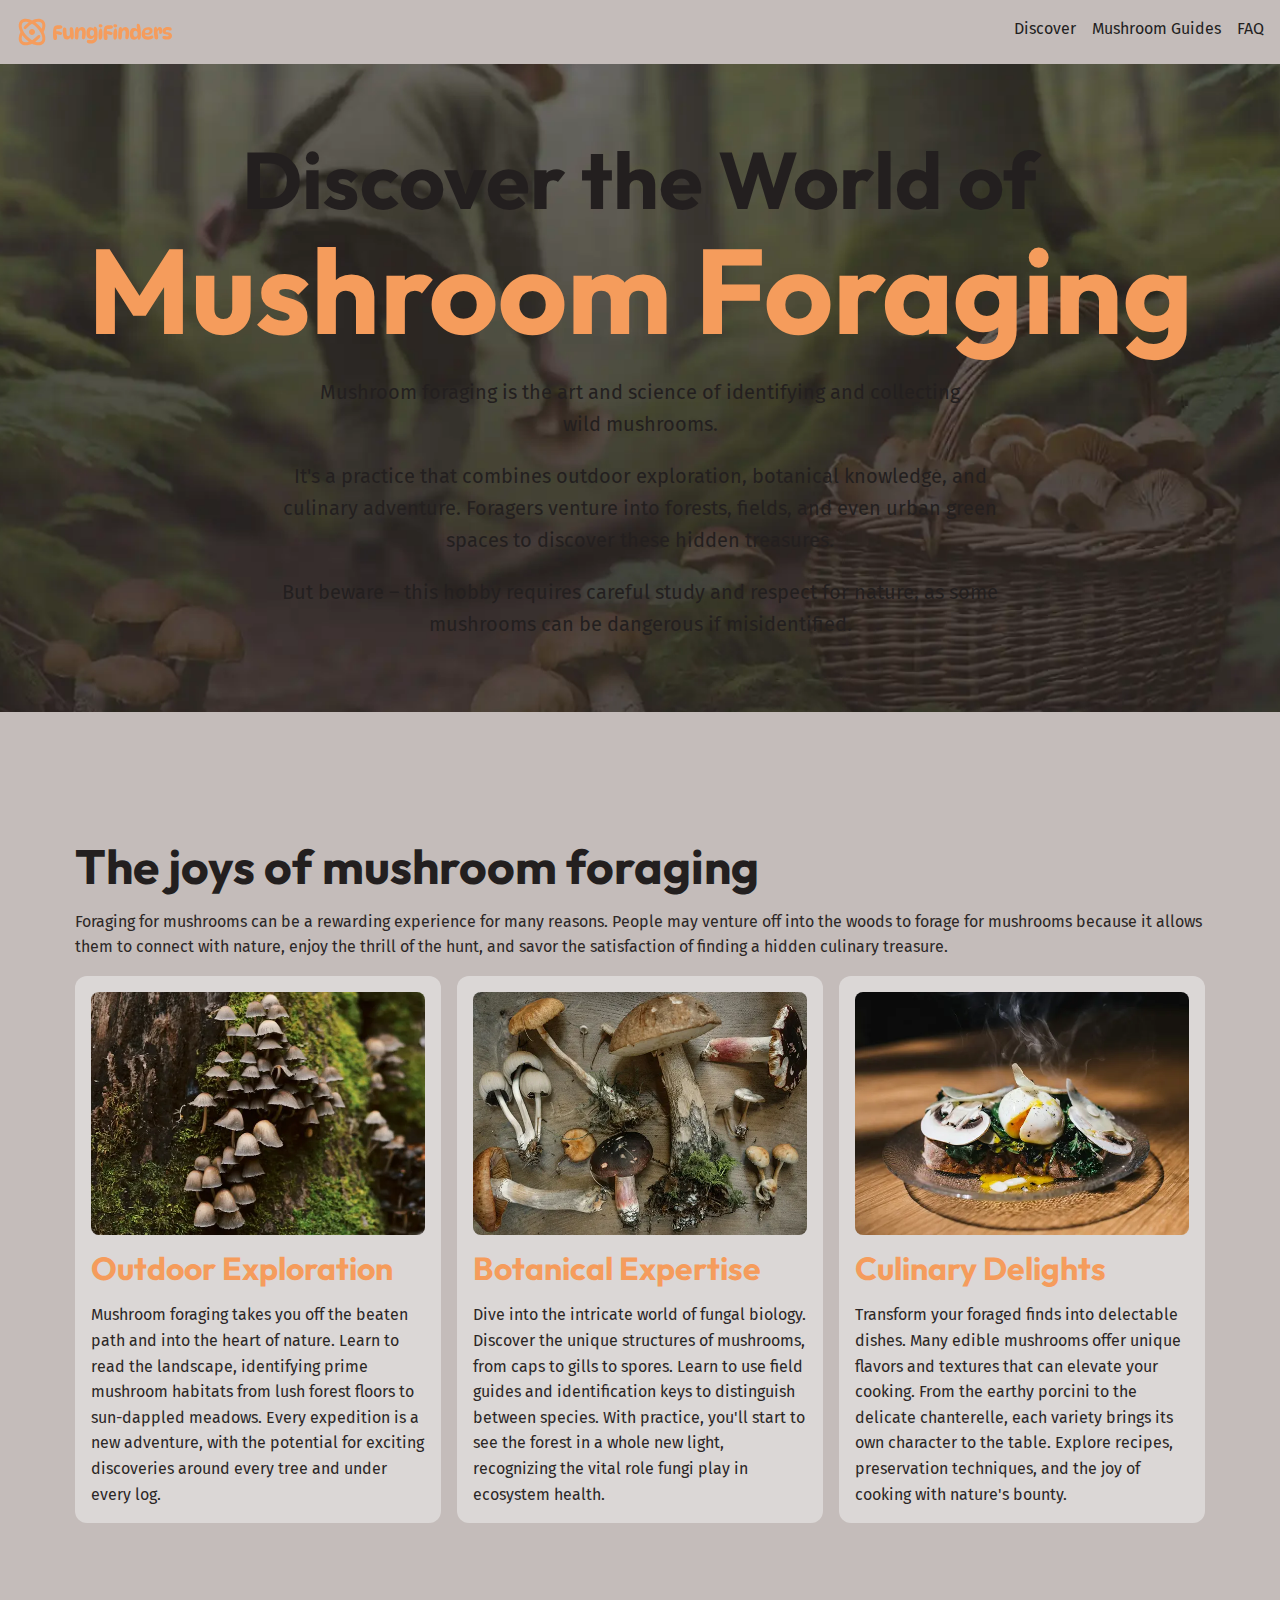
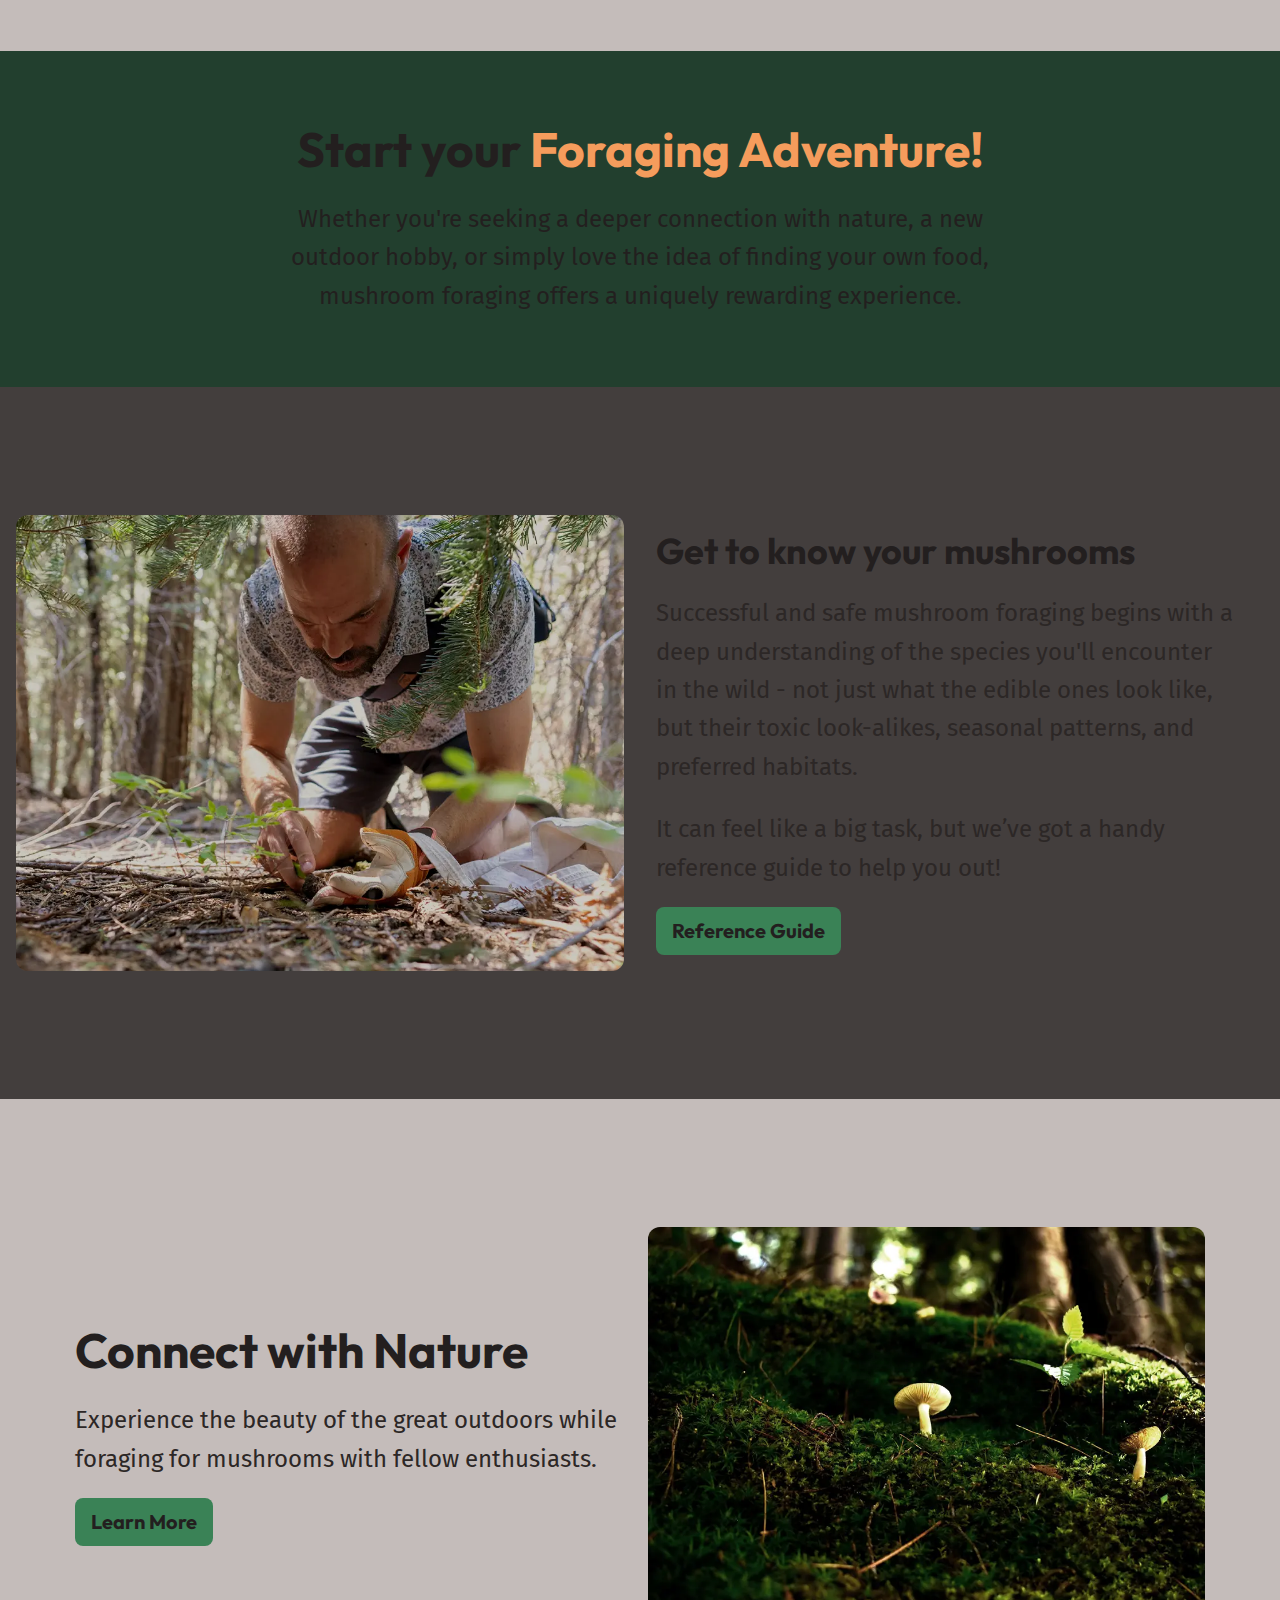
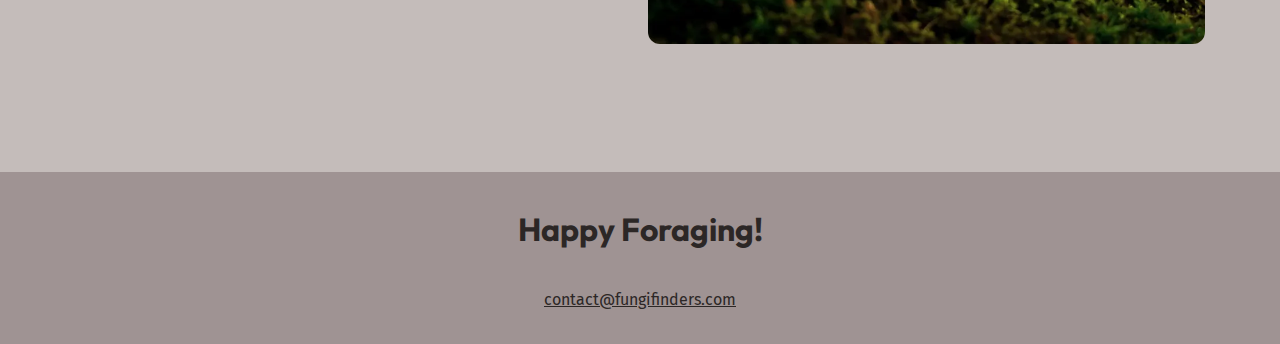
<file: index.html>
<!DOCTYPE html>
<html lang="en">
  <head>
    <meta charset="UTF-8" />
    <meta name="viewport" content="width=device-width, initial-scale=1.0" />
    <link rel="stylesheet" href="styles.css" />
    <link rel="preconnect" href="https://fonts.googleapis.com" />
    <link rel="preconnect" href="https://fonts.gstatic.com" crossorigin />
    <link
      href="https://fonts.googleapis.com/css2?family=Fira+Sans:wght@400;700&family=Outfit:wght@100..900&display=swap"
      rel="stylesheet"
    />
    <script src="main.js" defer></script>
    <title>Document</title>
  </head>
  <body>
    <a class="skip-to-main" href="#main">Skip to Main Content</a>
    <header class="site-header">
      <div class="wrapper" data-width="wide">
        <div class="site-header__inner">
          <img src="./assets/fungi-finders.svg" alt="Fungi Finders" />
          <button aria-controls="primary-nav" aria-expanded="false">
            <span class="visually-hidden">Menu</span>
            <img src="/assets/hamburger.svg" alt="" />
          </button>
          <nav id="primary-nav" class="primary-navigation">
            <ul role="list">
              <li><a href="/index.html">Discover</a></li>
              <li><a href="/mushroom-guide.html">Mushroom Guides</a></li>
              <li><a href="/mushroom-guide.html#faq">FAQ</a></li>
            </ul>
          </nav>
        </div>
      </div>
    </header>
    <main id="main">
      <section class="hero flow section" data-padding="compact">
        <div class="wrapper">
          <h1 class="hero__title">
            Discover the World of <span>Mushroom Foraging</span>
          </h1>
        </div>
        <div class="wrapper" data-width="narrow">
          <div class="flow">
            <p>
              Mushroom foraging is the art and science of identifying and
              collecting wild mushrooms.
            </p>
            <p>
              It's a practice that combines outdoor exploration, botanical
              knowledge, and culinary adventure. Foragers venture into forests,
              fields, and even urban green spaces to discover these hidden
              treasures.
            </p>
            <p>
              But beware – this hobby requires careful study and respect for
              nature, as some mushrooms can be dangerous if misidentified.
            </p>
          </div>
        </div>
      </section>

      <section class="section flow">
        <div class="wrapper flow">
          <div class="flow">
            <h2 class="section-title">The joys of mushroom foraging</h2>
            <p>
              Foraging for mushrooms can be a rewarding experience for many
              reasons. People may venture off into the woods to forage for
              mushrooms because it allows them to connect with nature, enjoy the
              thrill of the hunt, and savor the satisfaction of finding a hidden
              culinary treasure.
            </p>
          </div>
          <!-- three columns -->
          <div class="equal-columns">
            <div class="card grid-flow">
              <img
                src="/assets/outdoor-exploration.webp"
                alt="A tightly grouped brown mushrooms growing up a mossy tree trunk"
              />
              <h3 class="card__title">Outdoor Exploration</h3>
              <p>
                Mushroom foraging takes you off the beaten path and into the
                heart of nature. Learn to read the landscape, identifying prime
                mushroom habitats from lush forest floors to sun-dappled
                meadows. Every expedition is a new adventure, with the potential
                for exciting discoveries around every tree and under every log.
              </p>
            </div>
            <div class="card grid-flow">
              <img
                src="/assets/botanical-expertise.webp"
                alt="Wild mushrooms on the table"
              />
              <h3 class="card__title">Botanical Expertise</h3>
              <p>
                Dive into the intricate world of fungal biology. Discover the
                unique structures of mushrooms, from caps to gills to spores.
                Learn to use field guides and identification keys to distinguish
                between species. With practice, you'll start to see the forest
                in a whole new light, recognizing the vital role fungi play in
                ecosystem health.
              </p>
            </div>
            <div class="card grid-flow">
              <img
                src="/assets/culinary-delight.webp"
                alt="A plate of food with mushrooms on top"
              />
              <h3 class="card__title">Culinary Delights</h3>
              <p>
                Transform your foraged finds into delectable dishes. Many edible
                mushrooms offer unique flavors and textures that can elevate
                your cooking. From the earthy porcini to the delicate
                chanterelle, each variety brings its own character to the table.
                Explore recipes, preservation techniques, and the joy of cooking
                with nature's bounty.
              </p>
            </div>
          </div>
        </div>
      </section>

      <section
        class="background-accent text-center section"
        data-padding="compact"
      >
        <div class="wrapper" data-width="narrow">
          <div class="flow font-size-lg text-high-contrast">
            <h2 class="section-title">
              Start your <span class="text-brand">Foraging Adventure!</span>
            </h2>
            <p>
              Whether you're seeking a deeper connection with nature, a new
              outdoor hobby, or simply love the idea of finding your own food,
              mushroom foraging offers a uniquely rewarding experience.
            </p>
          </div>
        </div>
      </section>

      <section class="background-extra-dark section">
        <!-- two columns -->
        <div class="wrapper" data-width="wide">
          <div class="equal-columns" data-gap="large" data-alignment="center">
            <div>
              <img
                src="/assets/get-to-know.webp"
                alt="A man on his hands and knees harvesting a wild mushroom in the forest"
              />
            </div>
            <div>
              <div class="flow font-size-lg">
                <h2>Get to know your mushrooms</h2>
                <p>
                  Successful and safe mushroom foraging begins with a deep
                  understanding of the species you'll encounter in the wild -
                  not just what the edible ones look like, but their toxic
                  look-alikes, seasonal patterns, and preferred habitats.
                </p>
                <p>
                  It can feel like a big task, but we’ve got a handy reference
                  guide to help you out!
                </p>
                <a class="button" href="#"
                  ><span class="visually-hidden"
                    >Learn more about wild mushrooms using our handy</span
                  >Reference Guide</a
                >
              </div>
            </div>
          </div>
        </div>
      </section>

      <section class="section">
        <!-- two columns -->
        <div class="wrapper">
          <div class="equal-columns" data-gap="larege" data-alignment="center">
            <div>
              <div class="flow font-size-lg">
                <h2 class="section-title">Connect with Nature</h2>
                <p>
                  Experience the beauty of the great outdoors while foraging for
                  mushrooms with fellow enthusiasts.
                </p>
                <a class="button" href="#"
                  >Learn More
                  <span class="visually-hidden"
                    >about the different types of mushrooms using our handy
                    mushroom guide</span
                  ></a
                >
              </div>
            </div>
            <div>
              <img
                src="/assets/nature.webp"
                alt="A small white mushroom growing on the mossy forest"
              />
            </div>
          </div>
        </div>
      </section>
    </main>

    <footer class="site-footer">
      <p class="site-footer__title">Happy Foraging!</p>
      <a href="mailto:contact@fungifinders.com">contact@fungifinders.com</a>
    </footer>
  </body>
</html>
</file>
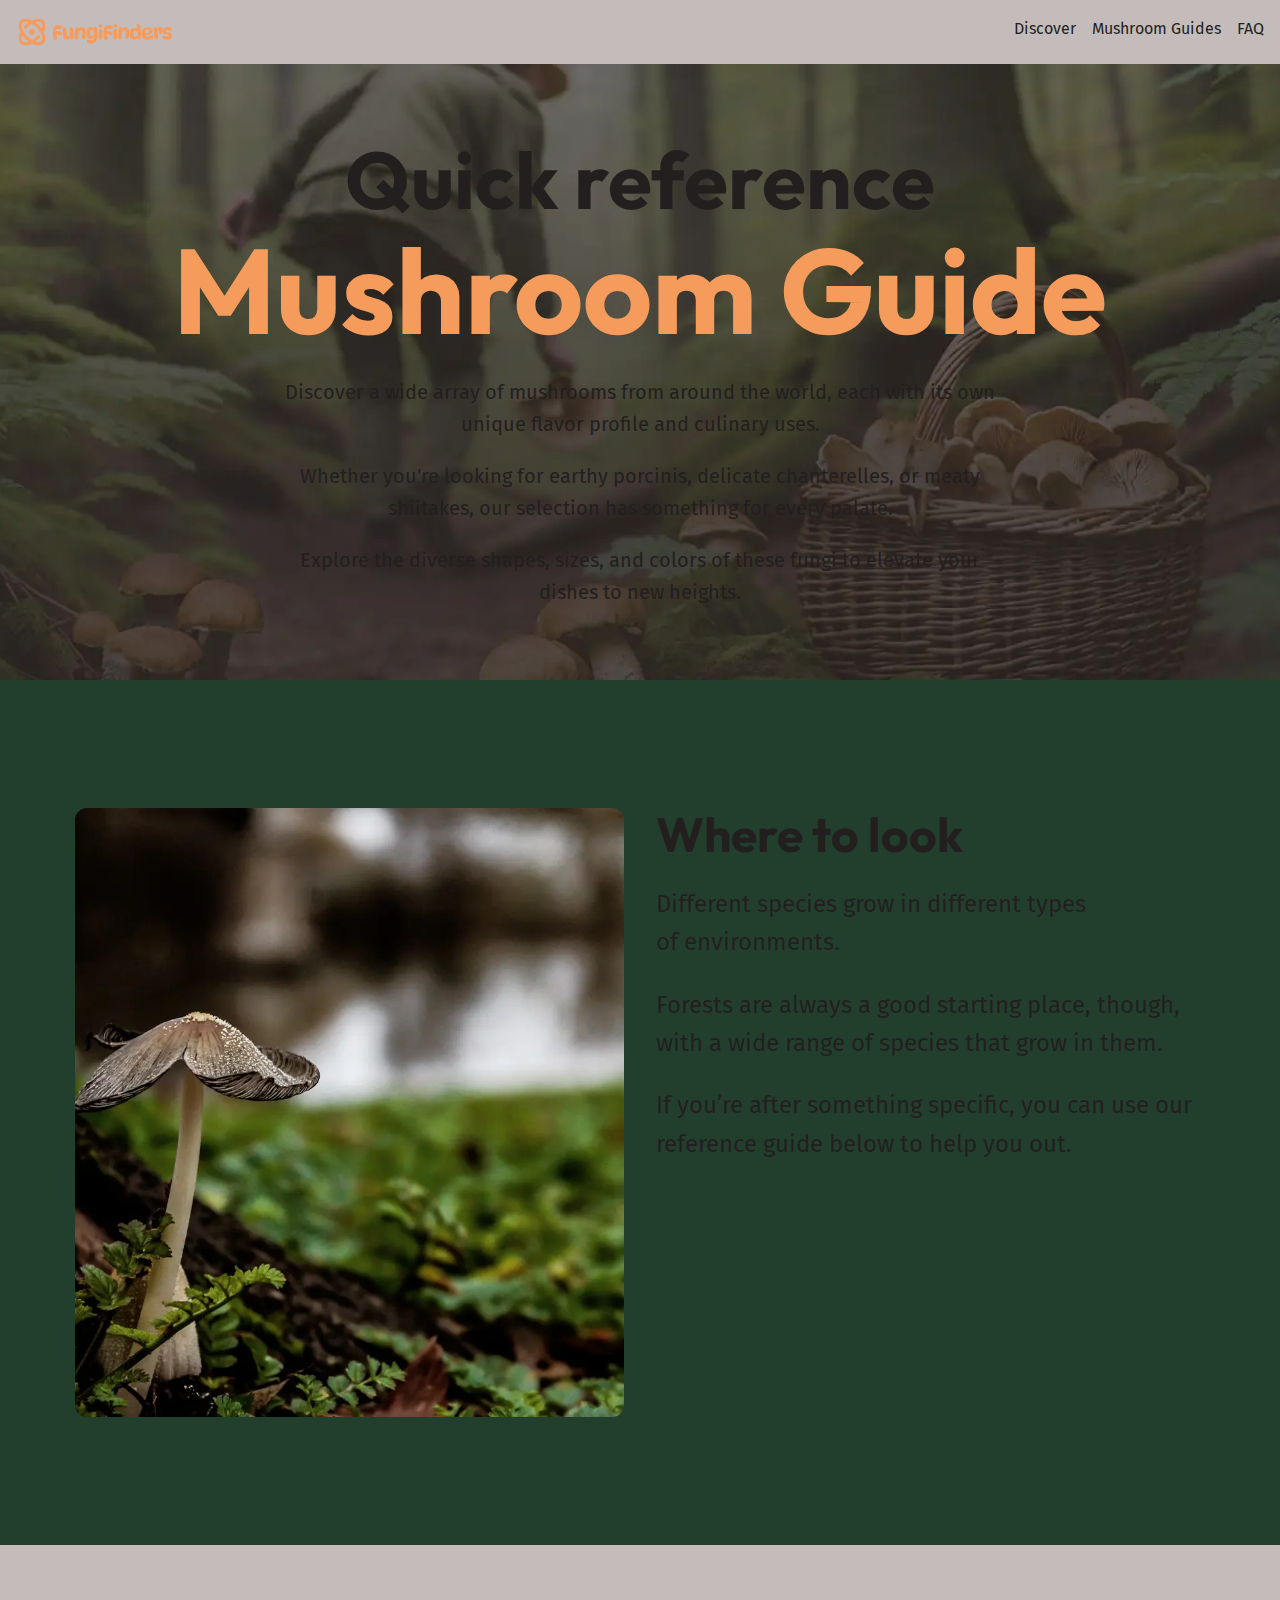
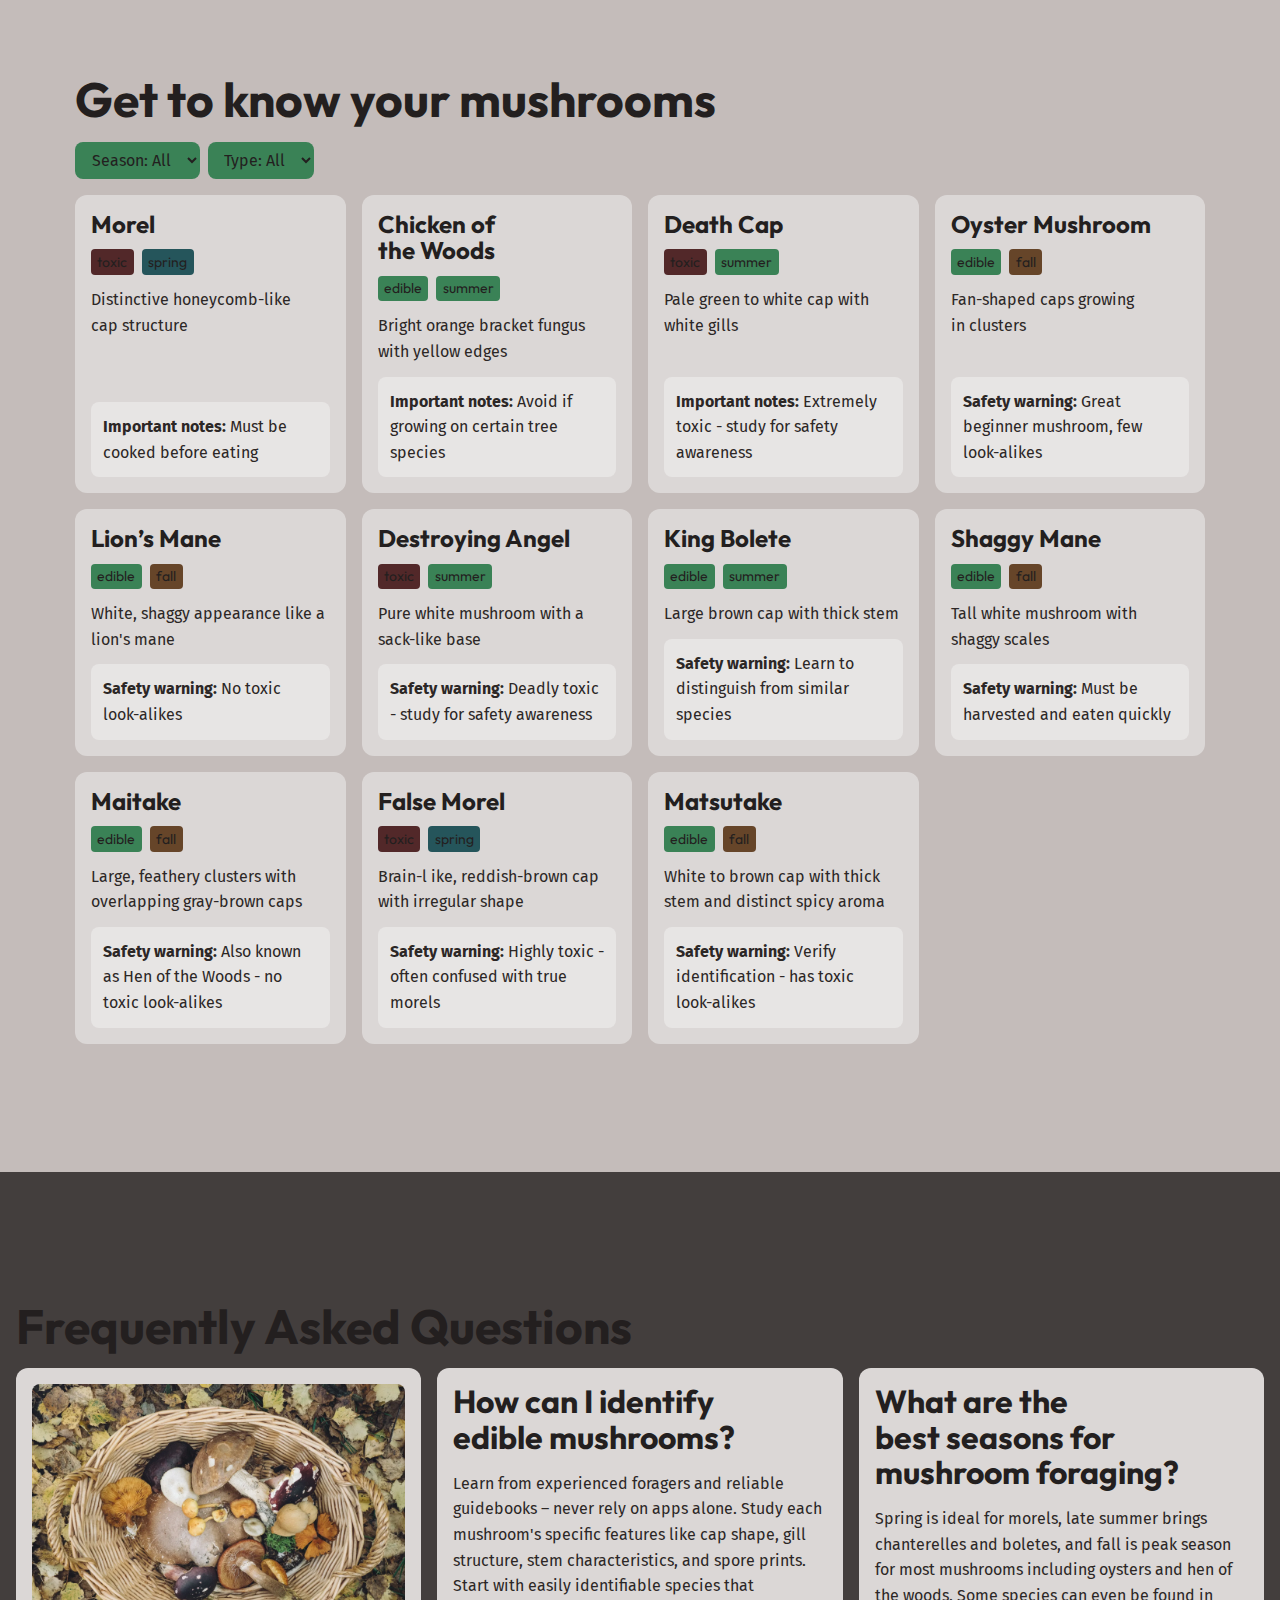
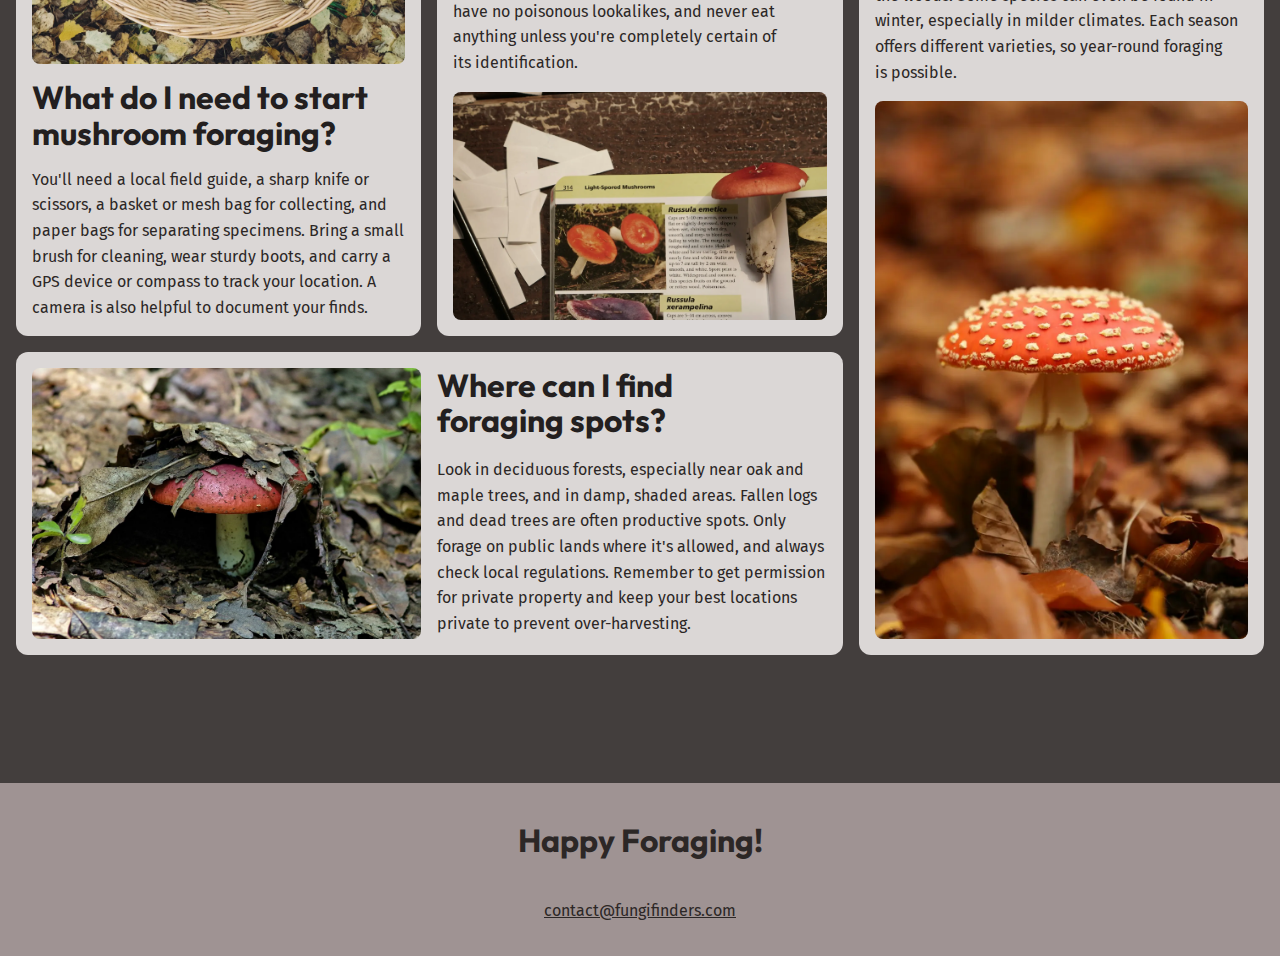
<file: mushroom-guide.html>
<!DOCTYPE html>
<html lang="en">
  <head>
    <meta charset="UTF-8" />
    <meta name="viewport" content="width=device-width, initial-scale=1.0" />
    <link rel="stylesheet" href="styles.css" />
    <link rel="preconnect" href="https://fonts.googleapis.com" />
    <link rel="preconnect" href="https://fonts.gstatic.com" crossorigin />
    <link
      href="https://fonts.googleapis.com/css2?family=Fira+Sans:wght@400;700&family=Outfit:wght@100..900&display=swap"
      rel="stylesheet"
    />
    <script src="main.js" defer></script>
    <script src="mushroom-filter.js" defer></script>
    <title>Document</title>
  </head>
  <body>
    <header class="site-header">
      <div class="wrapper" data-width="wide">
        <div class="site-header__inner">
          <img src="./assets/fungi-finders.svg" alt="Fungi Finders" />
          <button aria-controls="primary-nav" aria-expanded="false">
            <span class="visually-hidden">Menu</span>
            <img src="/assets/hamburger.svg" alt="" />
          </button>
          <nav id="primary-nav" class="primary-navigation">
            <ul role="list">
              <li><a href="/index.html">Discover</a></li>
              <li><a href="/mushroom-guide.html">Mushroom Guides</a></li>
              <li><a href="/mushroom-guide.html#faq">FAQ</a></li>
            </ul>
          </nav>
        </div>
      </div>
    </header>
    <main>
      <section class="hero flow section" data-padding="compact">
        <div class="wrapper">
          <h1 class="hero__title">
            Quick reference <span>Mushroom Guide</span>
          </h1>
        </div>
        <div class="wrapper" data-width="narrow">
          <div class="flow">
            <p>
              Discover a wide array of mushrooms from around the world, each
              with its own unique flavor profile and culinary uses.
            </p>
            <p>
              Whether you're looking for earthy porcinis, delicate chanterelles,
              or meaty shiitakes, our selection has something for every palate.
            </p>
            <p>
              Explore the diverse shapes, sizes, and colors of these fungi to
              elevate your dishes to new heights.
            </p>
          </div>
        </div>
      </section>

      <!-- Where to look -->
      <section class="background-accent section">
        <div class="wrapper">
          <div class="equal-columns" data-alignment="centered" data-gap="large">
            <div>
              <img
                src="assets/where-to-look.webp"
                alt="A white mushroom growing in the forest"
              />
            </div>
            <div class="flow font-size-lg text-high-contrast">
              <h2 class="section-title">Where to look</h2>
              <p>Different species grow in different types of environments.</p>
              <p>
                Forests are always a good starting place, though, with a wide
                range of species that grow in them.
              </p>
              <p>
                If you’re after something specific, you can use our reference
                guide below to help you out.
              </p>
            </div>
          </div>
        </div>
      </section>

      <section class="mushroom-guide section">
        <div class="wrapper">
          <div class="flow">
            <h2 class="section-title">Get to know your mushrooms</h2>
            <div class="flex-group">
              <select name="season" id="season" hidden>
                <option value="all">Season: All</option>
                <option value="spring">Spring</option>
                <option value="summer">Summer</option>
                <option value="fall">Fall</option>
              </select>
              <select name="edible" id="edible" hidden>
                <option value="all">Type: All</option>
                <option value="edible">Edible</option>
                <option value="toxic">Toxic</option>
              </select>
            </div>
            <!-- Grid of Mushrooms -->
            <div class="grid-auto-fit">
              <!-- 12 cards -->
              <div class="card" hidden>
                <h3 class="card__title">Chanterelle</h3>
                <ul
                  class="tag-list"
                  role="list"
                  aria-label="Mushroom Characteristics"
                >
                  <li data-edible="edible">
                    <span class="visually-hidden">This mushroom is edible</span>
                    edible
                  </li>
                  <li data-season="summer">
                    <span class="visually-hidden">
                      Best season to harvest this mushroom is summer
                    </span>
                    summer
                  </li>
                </ul>
                <p>Golden-yellow, funnel-shaped mushroom with false gills</p>
                <div class="card__note">
                  <strong>Important notes:</strong>
                  Has toxic look-alikes - learn proper identification
                </div>
              </div>
              <div class="card">
                <h3 class="card__title">Morel</h3>
                <ul
                  class="tag-list"
                  role="list"
                  aria-label="Mushroom Characteristics"
                >
                  <li data-edible="toxic">
                    <span class="visually-hidden">
                      This mushroom is toxic
                    </span>
                    toxic
                  </li>
                  <li data-season="spring">
                    <span class="visually-hidden">
                      Best season to harvest this mushroom is spring
                    </span>
                    spring
                  </li>
                </ul>
                <p>Distinctive honeycomb-like cap structure</p>
                <div class="card__note">
                  <strong>Important notes:</strong>
                  Must be cooked before eating
                </div>
              </div>
              <div class="card">
                <h3 class="card__title">Chicken of the Woods</h3>
                <ul
                  class="tag-list"
                  role="list"
                  aria-label="Mushroom Characteristics"
                >
                  <li data-edible="edible">
                    <span class="visually-hidden">This mushroom is edible</span>
                    edible
                  </li>
                  <li data-season="summer">
                    <span class="visually-hidden">
                      Best season to harvest this mushroom is summer
                    </span>
                    summer
                  </li>
                </ul>
                <p>Bright orange bracket fungus with yellow edges</p>
                <div class="card__note">
                  <strong>Important notes:</strong>
                  Avoid if growing on certain tree species
                </div>
              </div>
              <div class="card">
                <h3 class="card__title">Death Cap</h3>
                <ul
                  class="tag-list"
                  role="list"
                  aria-label="Mushroom Characteristics"
                >
                  <li data-edible="toxic">
                    <span class="visually-hidden">This mushroom is toxic</span>
                    toxic
                  </li>
                  <li data-season="summer">
                    <span class="visually-hidden">
                      Best season to harvest this mushroom is summer
                    </span>
                    summer
                  </li>
                </ul>
                <p>Pale green to white cap with white gills</p>
                <div class="card__note">
                  <strong>Important notes:</strong>
                  Extremely toxic - study for safety awareness
                </div>
              </div>
              <div class="card">
                <h3 class="card__title">Oyster Mushroom</h3>
                <ul
                  class="tag-list"
                  role="list"
                  aria-label="Mushroom Characteristics"
                >
                  <li data-edible="edible">
                    <span class="visually-hidden">This mushroom is edible</span>
                    edible
                  </li>
                  <li data-season="fall">
                    <span class="visually-hidden">
                      Best season to harvest this mushroom is fall
                    </span>
                    fall
                  </li>
                </ul>
                <p>Fan-shaped caps growing in clusters</p>
                <div class="card__note">
                  <strong>Safety warning:</strong>
                  Great beginner mushroom, few look-alikes
                </div>
              </div>
              <div class="card">
                <h3 class="card__title">Lion’s Mane</h3>
                <ul
                  class="tag-list"
                  role="list"
                  aria-label="Mushroom Characteristics"
                >
                  <li data-edible="edible">
                    <span class="visually-hidden">This mushroom is edible</span>
                    edible
                  </li>
                  <li data-season="fall">
                    <span class="visually-hidden">
                      Best season to harvest this mushroom is fall
                    </span>
                    fall
                  </li>
                </ul>
                <p>White, shaggy appearance like a lion's mane</p>
                <div class="card__note">
                  <strong>Safety warning:</strong>
                  No toxic look-alikes
                </div>
              </div>
              <div class="card">
                <h3 class="card__title">Destroying Angel</h3>
                <ul
                  class="tag-list"
                  role="list"
                  aria-label="Mushroom Characteristics"
                >
                  <li data-edible="toxic">
                    <span class="visually-hidden">This mushroom is toxic</span>
                    toxic
                  </li>
                  <li data-season="summer">
                    <span class="visually-hidden">
                      Best season to harvest this mushroom is summer
                    </span>
                    summer
                  </li>
                </ul>
                <p>Pure white mushroom with a sack-like base</p>
                <div class="card__note">
                  <strong>Safety warning:</strong>
                  Deadly toxic - study for safety awareness
                </div>
              </div>
              <div class="card">
                <h3 class="card__title">King Bolete</h3>
                <ul
                  class="tag-list"
                  role="list"
                  aria-label="Mushroom Characteristics"
                >
                  <li data-edible="edible">
                    <span class="visually-hidden">This mushroom is edible</span>
                    edible
                  </li>
                  <li data-season="summer">
                    <span class="visually-hidden">
                      Best season to harvest this mushroom is summer
                    </span>
                    summer
                  </li>
                </ul>
                <p>Large brown cap with thick stem</p>
                <div class="card__note">
                  <strong>Safety warning:</strong>
                  Learn to distinguish from similar species
                </div>
              </div>
              <div class="card">
                <h3 class="card__title">Shaggy Mane</h3>
                <ul
                  class="tag-list"
                  role="list"
                  aria-label="Mushroom Characteristics"
                >
                  <li data-edible="edible">
                    <span class="visually-hidden">This mushroom is edible</span>
                    edible
                  </li>
                  <li data-season="fall">
                    <span class="visually-hidden">
                      Best season to harvest this mushroom is fall
                    </span>
                    fall
                  </li>
                </ul>
                <p>Tall white mushroom with shaggy scales</p>
                <div class="card__note">
                  <strong>Safety warning:</strong>
                  Must be harvested and eaten quickly
                </div>
              </div>
              <div class="card">
                <h3 class="card__title">Maitake</h3>
                <ul
                  class="tag-list"
                  role="list"
                  aria-label="Mushroom Characteristics"
                >
                  <li data-edible="edible">
                    <span class="visually-hidden">This mushroom is edible</span>
                    edible
                  </li>
                  <li data-season="fall">
                    <span class="visually-hidden">
                      Best season to harvest this mushroom is fall
                    </span>
                    fall
                  </li>
                </ul>
                <p>Large, feathery clusters with overlapping gray-brown caps</p>
                <div class="card__note">
                  <strong>Safety warning:</strong>
                  Also known as Hen of the Woods - no toxic look-alikes
                </div>
              </div>
              <div class="card">
                <h3 class="card__title">False Morel</h3>
                <ul
                  class="tag-list"
                  role="list"
                  aria-label="Mushroom Characteristics"
                >
                  <li data-edible="toxic">
                    <span class="visually-hidden">This mushroom is toxic</span>
                    toxic
                  </li>
                  <li data-season="spring">
                    <span class="visually-hidden">
                      Best season to harvest this mushroom is spring
                    </span>
                    spring
                  </li>
                </ul>
                <p>Brain-l ike, reddish-brown cap with irregular shape</p>
                <div class="card__note">
                  <strong>Safety warning:</strong>
                  Highly toxic - often confused with true morels
                </div>
              </div>
              <div class="card">
                <h3 class="card__title">Matsutake</h3>
                <ul
                  class="tag-list"
                  role="list"
                  aria-label="Mushroom Characteristics"
                >
                  <li data-edible="edible">
                    <span class="visually-hidden">This mushroom is edible</span>
                    edible
                  </li>
                  <li data-season="fall">
                    <span class="visually-hidden">
                      Best season to harvest this mushroom is fall
                    </span>
                    fall
                  </li>
                </ul>
                <p>
                  White to brown cap with thick stem and distinct spicy aroma
                </p>
                <div class="card__note">
                  <strong>Safety warning:</strong>
                  Verify identification - has toxic look-alikes
                </div>
              </div>
              <div class="no-matches" hidden>No matches for these filters</div>
            </div>
          </div>
        </div>
      </section>

      <section id="faq" class="background-extra-dark section">
        <div class="wrapper" data-width="wide">
          <div class="flow">
            <h2 class="section-title">Frequently Asked Questions</h2>
            <div class="faq-grid">
              <div class="card">
                <img
                  src="assets/start-foraging.webp"
                  alt="A basket full of various mushrooms"
                />
                <h3 class="card__title">
                  What do I need to start mushroom foraging?
                </h3>
                <p>
                  You'll need a local field guide, a sharp knife or scissors, a
                  basket or mesh bag for collecting, and paper bags for
                  separating specimens. Bring a small brush for cleaning, wear
                  sturdy boots, and carry a GPS device or compass to track your
                  location. A camera is also helpful to document your finds.
                </p>
              </div>
              <div class="card">
                <img
                  src="assets/identify-mushrooms.webp"
                  alt="A mushroom on top of a book"
                />
                <h3 class="card__title">
                  How can I identify edible mushrooms?
                </h3>
                <p>
                  Learn from experienced foragers and reliable guidebooks –
                  never rely on apps alone. Study each mushroom's specific
                  features like cap shape, gill structure, stem characteristics,
                  and spore prints. Start with easily identifiable species that
                  have no poisonous lookalikes, and never eat anything unless
                  you're completely certain of its identification.
                </p>
              </div>
              <div class="card">
                <img
                  src="assets/where-to-find.webp"
                  alt="A mushroom with red cap covered in piles of leaves "
                />
                <h3 class="card__title">Where can I find foraging spots?</h3>
                <p>
                  Look in deciduous forests, especially near oak and maple
                  trees, and in damp, shaded areas. Fallen logs and dead trees
                  are often productive spots. Only forage on public lands where
                  it's allowed, and always check local regulations. Remember to
                  get permission for private property and keep your best
                  locations private to prevent over-harvesting.
                </p>
              </div>
              <div class="card">
                <img
                  src="assets/best-seasons.webp"
                  alt="A red mushroom growing on a fall leaves"
                />
                <h3 class="card__title">
                  What are the best seasons for mushroom foraging?
                </h3>
                <p>
                  Spring is ideal for morels, late summer brings chanterelles
                  and boletes, and fall is peak season for most mushrooms
                  including oysters and hen of the woods. Some species can even
                  be found in winter, especially in milder climates. Each season
                  offers different varieties, so year-round foraging is
                  possible.
                </p>
              </div>
            </div>
          </div>
        </div>
      </section>
    </main>

    <footer class="site-footer">
      <p class="site-footer__title">Happy Foraging!</p>
      <a href="mailto:contact@fungifinders.com">contact@fungifinders.com</a>
    </footer>
  </body>
</html>
</file>
<file: styles.css>
@view-transition {
  navigation: auto;
}

@layer reset {
  *,
  *::before,
  *::after {
    box-sizing: border-box;
  }

  /* https://kilianvalkhof.com/2022/css-html/your-css-reset-needs-text-size-adjust-probably/ */
  html {
    -moz-text-size-adjust: none;
    -webkit-text-size-adjust: none;
    text-size-adjust: none;
  }

  body,
  h1,
  h2,
  h3,
  h4,
  p,
  figure,
  blockquote,
  dl,
  dd {
    margin: 0;
  }

  /* https://www.scottohara.me/blog/2019/01/12/lists-and-safari.html */
  [role="list"] {
    list-style: none;
    margin: 0;
    padding: 0;
  }

  body {
    min-block-size: 100vh;
    line-height: 1.6;
  }

  h1,
  h2,
  h3,
  button,
  input,
  label {
    line-height: 1.1;
  }

  h1,
  h2,
  h3,
  h4 {
    text-wrap: balance;
  }

  p,
  li {
    text-wrap: pretty;
  }

  img,
  picture {
    max-inline-size: 100%;
    display: block;
  }

  input,
  button,
  textarea,
  select {
    font: inherit;
  }
}

@layer base {
  :root {
    --clr-white: hsl(0, 0%, 100%);
    --clr-gray-100: hsl(0, 2%, 79%);
    --clr-brand-400: hsl(25, 88%, 75%);
    --clr-brand-500: hsl(25, 88%, 66%);
    --clr-green-400: hsl(143, 19%, 49%);
    --clr-green-500: hsl(143, 38%, 37%);
    --clr-green-600: hsl(145, 29%, 19%);

    --clr-brown-100: hsl(10, 5%, 90%);
    --clr-brown-200: hsl(9, 7%, 85%);
    --clr-brown-300: hsl(9, 8%, 75%);
    --clr-brown-400: hsl(0, 6%, 60%);

    --clr-brown-500: hsl(10, 5%, 25%);
    --clr-brown-600: hsl(9, 7%, 21%);
    --clr-brown-700: hsl(9, 8%, 16%);
    --clr-brown-800: hsl(0, 6%, 15%);
    --clr-brown-900: hsl(0, 6%, 13%);

    --clr-orange-500: hsl(28, 43%, 28%);
    --clr-red-500: hsl(359, 34%, 24%);
    --clr-teal-500: hsl(186, 42%, 25%);

    --ff-heading: "Outfit", sans-serif;
    --ff-body: "Fira Sans", sans-serif;

    --fs-300: 0.875rem;
    --fs-400: 1rem;
    --fs-500: 1.125rem;
    --fs-600: 1.25rem;
    --fs-700: 1.5rem;
    --fs-800: 2rem;
    --fs-900: 3.75rem;
    --fs-1000: 3.75rem;

    @media (width > 760px) {
      --fs-300: 0.875rem;
      --fs-400: 1rem;
      --fs-500: 1.25rem;
      --fs-600: 1.5rem;
      --fs-700: 2rem;
      --fs-800: 3rem;
      --fs-900: 5rem;
      --fs-1000: 7.5rem;
    }
  }

  :root {
    --text-main: var(--clr-gray-100);
    --text-high-contrast: var(--clr-white);
    --text-brand: var(--clr-brand-500);
    --text-brand-light: var(--clr-brand-400);

    --background-accent-light: var(--clr-green-400);
    --background-accent-main: var(--clr-green-500);
    --background-accent-dark: var(--clr-green-600);

    --background-extra-light: var(--clr-brown-500);
    --background-light: var(--clr-brown-600);
    --background-main: var(--clr-brown-700);
    --background-dark: var(--clr-brown-800);
    --background-extra-dark: var(--clr-brown-900);

    --font-size-heading-sm: var(--fs-700);
    --font-size-heading-regular: var(--fs-800);
    --font-size-heading-lg: var(--fs-900);
    --font-size-heading-xl: var(--fs-1000);

    --font-size-sm: var(--fs-300);
    --font-size-regular: var(--fs-400);
    --font-size-md: var(--fs-500);
    --font-size-lg: var(--fs-600);

    --border-radius-1: 0.25rem;
    --border-radius-2: 0.5rem;
    --border-radius-3: 0.75rem;

    @media (prefers-color-scheme: light) {
      --text-main: var(--clr-brown-700);
      --text-high-contrast: var(--clr-brown-900);

      --background-extra-light: var(--clr-brown-100);
      --background-light: var(--clr-brown-200);
      --background-main: var(--clr-brown-300);
      --background-dark: var(--clr-brown-400);
      --background-extra-dark: var(--clr-brown-500);
    }
  }

  html {
    font-family: var(--ff-body);
    line-height: 1.6;
    scroll-padding: 3rem;
  }

  @media (prefers-reduced-motion: no-preferences) {
    html {
      scroll-behavior: smooth;
    }
  }

  body {
    font-size: var(--font-size-regular);
    color: var(--text-main);
    background-color: var(--background-main);
  }

  h1,
  h2,
  h3,
  h4 {
    font-family: var(--ff-heading);
    color: var(--text-high-contrast);
  }

  h1 {
    font-size: var(--font-size-heading-lg);
  }

  a {
    color: var(--text-high-contrast);
  }

  a:hover,
  a:focus-visible {
    color: var(--text-brand-light);
  }

  img {
    border-radius: var(--border-radius-3);
  }
}

@layer layout {
  .flex-group {
    display: flex;
    flex-wrap: wrap;
    gap: 0.5rem;
  }

  .flow > * + * {
    margin-top: var(--flow-spacer, 1em);
  }

  .grid-flow {
    display: grid;
    gap: var(--grid-flow-gap, 1rem);
  }

  .grid-auto-fit {
    --auto-fit-min-col-size: 250px;

    display: grid;
    gap: 1rem;
    grid-template-columns: repeat(
      auto-fill,
      minmax(min(var(--auto-fit-min-col-size), 100%), 1fr)
    );
  }

  .equal-columns {
    display: grid;
    gap: var(--equal-columns-gap, 1rem);
    align-items: var(--equal-columns-vertical-alignment, stretch);

    @media (width > 760px) {
      grid-auto-flow: column;
      grid-auto-columns: 1fr;
    }

    &[data-gap="large"] {
      --equal-columns-gap: 2rem;
    }

    &[data-alignment="center"] {
      --equal-columns-vertical-alignment: center;
    }
  }

  /* .flex-equal-columns {
    display: flex;

    > * {
      flex: 1;
    }
  } */

  .section {
    --padding: 3.75rem;
    padding-block: var(--padding);

    @media (width > 760px) {
      --padding: 8rem;

      &[data-padding="compact"] {
        --padding: 4.5rem;
      }
    }
  }

  .wrapper {
    --wrapper-max-width: 1130px;

    max-width: var(--wrapper-max-width);
    margin-inline: auto;
    padding-inline: 1rem;
    /*  */
    box-sizing: content-box;

    &[data-width="narrow"] {
      --wrapper-max-width: 720px;
    }

    &[data-width="wide"] {
      --wrapper-max-width: 1330px;
    }
  }
}

@layer components {
  .skip-to-main:not(:focus) {
    clip: rect(0 0 0 0);
    clip-path: inset(50%);
    height: 1px;
    overflow: hidden;
    position: absolute;
    white-space: nowrap;
    width: 1px;
  }

  .skip-to-main {
    position: absolute;
    background-color: var(--background-accent-main);
    padding: 1rem;
    border-radius: var(--border-radius-2);
  }

  .site-header {
    padding-block: 1rem;
  }

  .site-header__inner {
    display: flex;
    gap: 0.5rem 1rem;
    flex-wrap: wrap;
    justify-content: space-between;
  }

  [aria-controls="primary-nav"] {
    z-index: 100;
    cursor: pointer;
    background: transparent;
    border: 0;

    img {
      border-radius: 0;
    }
  }

  [aria-controls="primary-nav"] {
    display: none;
  }

  .primary-navigation {
    ul {
      display: flex;
      flex-wrap: wrap;
      gap: 0.5rem 1rem;
    }

    a {
      text-decoration: none;
    }

    @media (width < 760px) {
      display: none;
      opacity: 0;
      transition: opacity 1s, display 1s, translate 1s;
      transition-behavior: allow-discrete;
      translate: 0 -100%;

      position: absolute;
      z-index: 10;
      top: 0;
      right: 0;
      font-size: var(--font-size-lg);
      font-weight: 700;
      font-family: var(--ff-heading);
      background-color: var(--background-accent-main);
      padding: 2rem;
      border-radius: 0 0 0 var(--border-radius-3);

      ul {
        gap: 0;
        flex-direction: column;
      }

      li {
        --delay: 1s;
        translate: 50%;
        transition: translate 1s var(--delay), opacity 1s var(--delay);
      }

      li + li {
        margin-block-start: 1.5rem;
        padding-block-start: 1.5rem;
        border-top: 2px solid var(--background-accent-light);
      }
    }
  }

  @media (width < 760px) {
    [aria-controls="primary-nav"] {
      display: block;
    }
    [aria-expanded="true"] + .primary-navigation {
      display: block;
      opacity: 1;
      translate: 0 0;

      @starting-style {
        opacity: 0;
        translate: 0 -100%;
      }

      li {
        translate: 0 0;

        @starting-style {
          translate: 50% 0;
        }
      }
    }
  }

  /* .primary-navigation ul {
    display: flex;
    flex-wrap: wrap;
    gap: 0.5rem 1rem;
  } */

  .site-footer {
    text-align: center;
    background-color: var(--background-dark);
    padding-block: 2rem;
    display: grid;
    gap: 2rem;

    a {
      color: var(--text-main);
    }

    a:hover,
    a:focus-visible {
      color: var(--text-brand-light);
    }
  }

  .site-footer__title {
    font-size: var(--font-size-heading-sm);
    font-family: var(--ff-heading);
    font-weight: 700;
  }

  .hero {
    text-align: center;
    font-size: var(--font-size-md);
    color: var(--text-high-contrast);
    background-image: url(assets/hero.webp);
    background-size: cover;
    background-position: center;

    animation: fade-out;
    animation-timeline: scroll();
  }

  .hero__title {
    font-size: var(--font-size-heading-lg);

    span {
      font-size: var(--font-size-heading-xl);
      color: var(--text-brand);
      display: block;
    }
  }

  .mushroom-guide {
    --card-title-font-size: var(--font-size-lg);
    --card-title-color: var(--text-high-contrast);
    --card-gap: 0.75rem;
  }

  .faq-grid {
    --card-title-color: var(--text-high-contrast);

    display: grid;
    gap: 1rem;
    grid-template-areas:
      "card-one"
      "card-two"
      "card-three"
      "card-four";

    @media (width > 600px) {
      grid-temmplate-columns: repeat(3, 1fr);
      grid-template-areas:
        "card-one card-two"
        "card-three card-four";
    }

    @media (width > 900px) {
      grid-template-columns: repeat(3, 1fr);
      grid-template-areas:
        "card-one   card-two   card-four"
        "card-three card-three card-four";
    }

    .card > img {
      height: 100%;
      object-fit: cover;
    }

    @media (width > 600px) {
      .card:nth-child(even) > img {
        order: 3;
      }
    }

    .card:nth-child(1) {
      grid-area: card-one;
    }

    .card:nth-child(2) {
      grid-area: card-two;
    }

    .card:nth-child(3) {
      grid-area: card-three;

      @media (width > 900px) {
        display: grid;
        gap: 1rem;
        grid-template-columns: 1fr 1fr;

        img {
          grid-column: 1/2;
          grid-row: 1/3;
        }
      }
    }

    .card:nth-child(4) {
      grid-area: card-four;
    }
  }

  .card {
    display: flex;
    flex-direction: column;
    gap: var(--card-gap, 1rem);
    padding: 1rem;

    background-color: var(--background-light);
    border-radius: var(--border-radius-3);

    img {
      border-radius: var(--border-radius-2);
    }
  }

  .card__title {
    font-size: var(--card-title-font-size, var(--font-size-heading-sm));
    color: var(--card-title-color, var(--text-brand));
  }

  .card__note {
    margin-block-start: auto;
    background-color: var(--background-extra-light);
    padding: 0.75rem;
    border-radius: var(--border-radius-2);
  }

  .tag-list {
    display: flex;
    gap: 0.5rem;
    flex-wrap: wrap;

    li {
      font-family: var(--ff-heading);
      color: var(--text-high-contrast);
      font-size: var(--font-size-sm);
      padding: 0.1rem 0.4rem;
      background-color: var(--tag-bg, red);
      border-radius: var(--border-radius-1);
    }

    [data-edible="edible"] {
      --tag-bg: var(--background-accent-main);
    }

    [data-edible="toxic"] {
      --tag-bg: var(--clr-red-500);
    }

    [data-season="summer"] {
      --tag-bg: var(--background-accent-main);
    }

    [data-season="spring"] {
      --tag-bg: var(--clr-teal-500);
    }

    [data-season="fall"] {
      --tag-bg: var(--clr-orange-500);
    }
  }

  .button {
    text-decoration: none;
    font-size: var(--font-size-md);
    cursor: pointer;
    display: inline-flex;
    padding: 0.5rem 1rem;
    background-color: var(--background-accent-main);
    font-family: var(--ff-heading);
    font-weight: 700;
    border-radius: var(--border-radius-2);
  }

  .button:hover,
  .buton:focus-visible {
    color: var(--text-high-contrast);
    background-color: var(--background-accent-light);
  }

  select {
    padding: 0.5rem 0.8rem;
    background-color: var(--background-accent-main);
    border: 0;
    border-radius: var(--border-radius-2);
    color: var(--text-high-contrast);
  }
}

@layer utilities {
  [hidden] {
    display: none;
  }

  .resizing * {
    transition: none !important;
    animation: none !important;
  }

  .visually-hidden {
    clip: rect(0 0 0 0);
    clip-path: inset(50%);
    height: 1px;
    overflow: hidden;
    position: absolute;
    white-space: nowrap;
    width: 1px;
  }

  .text-center {
    text-align: center;
  }
  .text-brand {
    color: var(--text-brand);
  }
  .text-high-contrast {
    color: var(--text-high-contrast);
  }

  .section-title {
    font-size: var(--font-size-heading-regular);
  }

  .background-base {
    background-color: var(--background-base);
  }
  .background-light {
    background-color: var(--background-light);
  }
  .background-extra-light {
    background-color: var(--background-extra-light);
  }
  .background-dark {
    background-color: var(--background-dark);
  }
  .background-extra-dark {
    background-color: var(--background-extra-dark);
  }

  .background-accent {
    background-color: var(--background-accent-dark);
  }

  .font-size-sm {
    font-size: var(--font-size-sm);
  }
  .font-size-regular {
    font-size: var(--font-size-regular);
  }
  .font-size-md {
    font-size: var(--font-size-md);
  }
  .font-size-lg {
    font-size: var(--font-size-lg);
  }
}

/* .mushroom-guide:has(#season [value="spring"]:checked)
  .card:not(:has([data-season="spring"])) {
  display: none;
} */

@keyframes fade-out {
  from {
    opacity: 1;
  }
  to {
    opacity: 0;
  }
}
</file>
